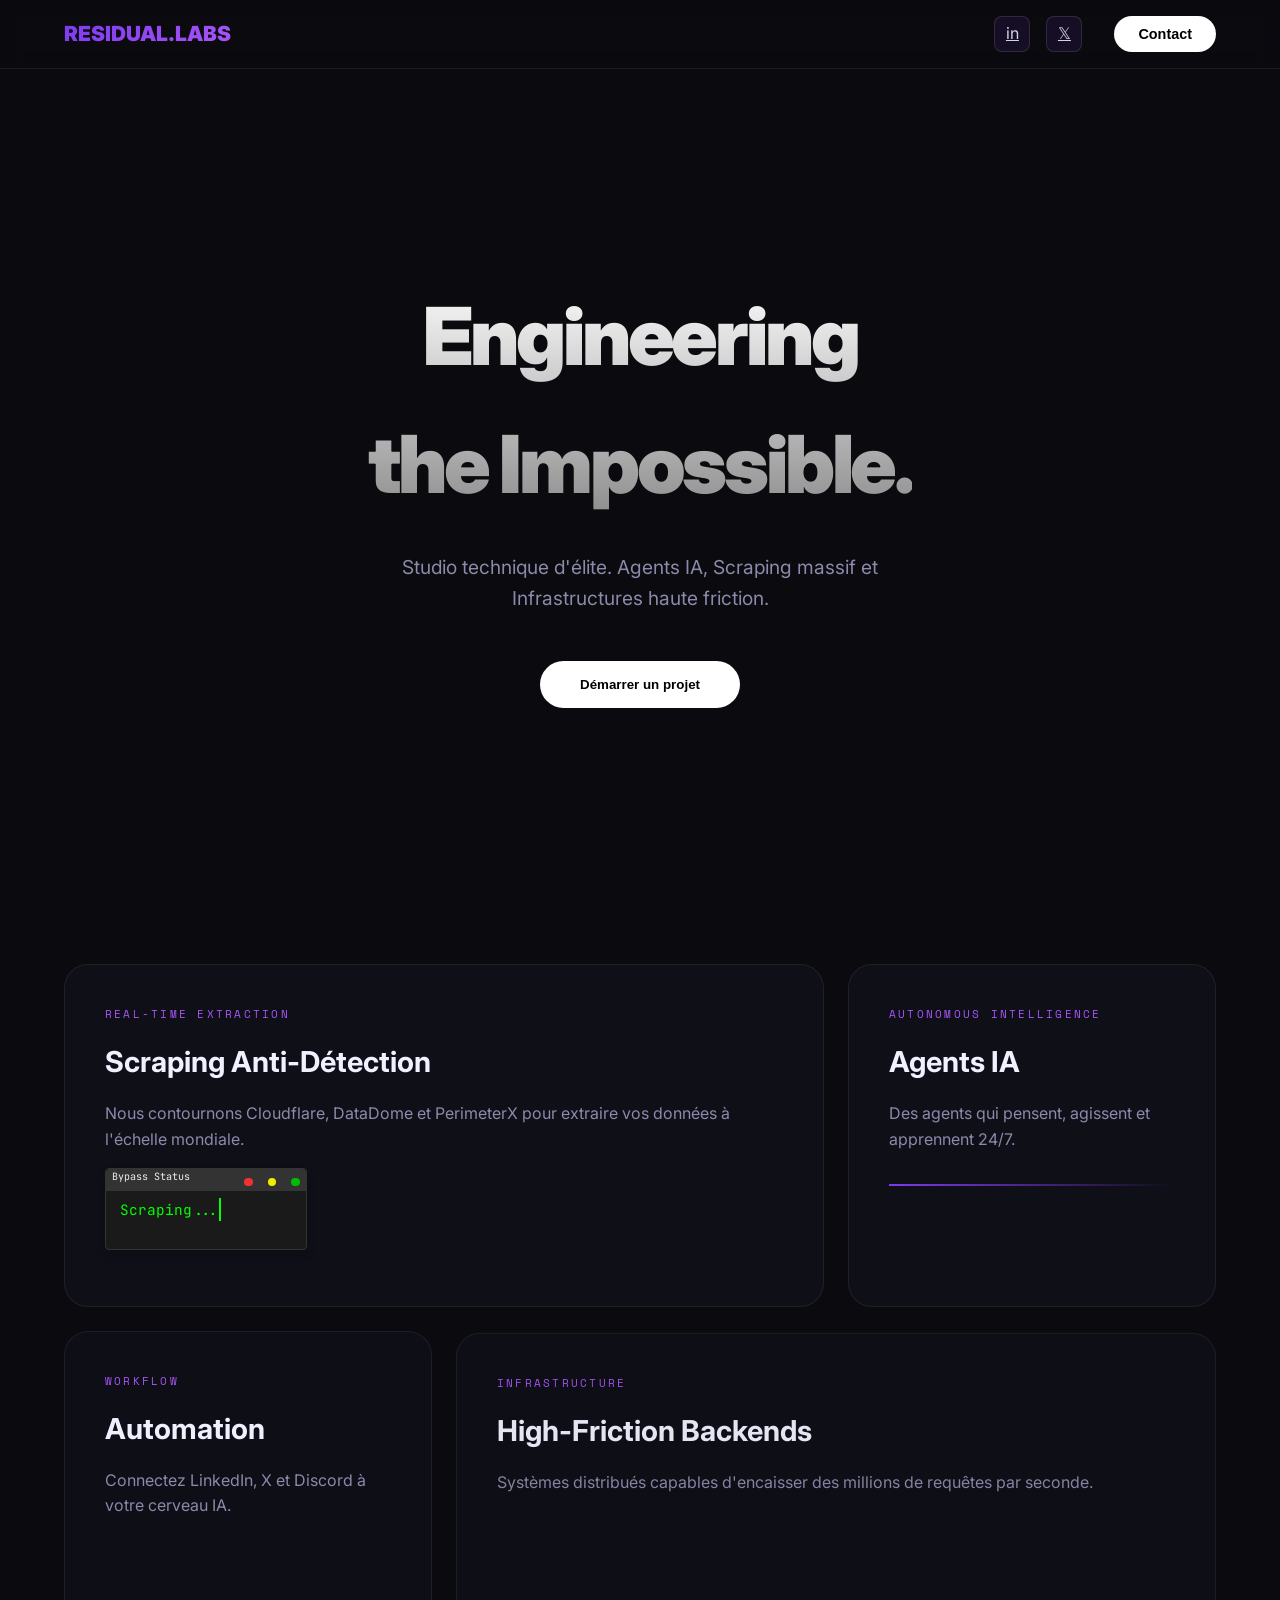
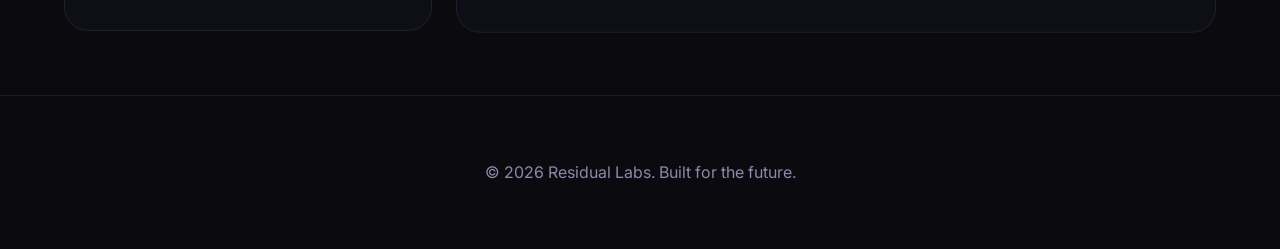
<file: index.html>
<!DOCTYPE html>
<html lang="fr">
<head>
  <meta charset="UTF-8" />
  <meta name="viewport" content="width=device-width, initial-scale=1.0" />
  <title>Residual Labs — Agents IA & Automation Premium</title>
  <meta name="description" content="Studio technique spécialisé dans les agents IA autonomes, le scraping anti-détection et les backends haute friction." />
  
  <!-- Fonts -->
  <link rel="preconnect" href="https://fonts.googleapis.com" />
  <link rel="preconnect" href="https://fonts.gstatic.com" crossorigin />
  <link href="https://fonts.googleapis.com/css2?family=Inter:wght@300;400;500;600;700;800;900&family=Space+Mono:wght@400;700&family=JetBrains+Mono:wght@400;600&display=swap" rel="stylesheet" />
  
  <style>
    /* ═══════════════════════════════════════════════════════════════════════════════
       VARIABLES & RESET
       ═══════════════════════════════════════════════════════════════════════════════ */
    
    :root {
      --bg-primary: #0a0a0f;
      --bg-secondary: #0f0f18;
      --bg-tertiary: #13131e;
      --accent-primary: #7c3aed;
      --accent-secondary: #a855f7;
      --accent-tertiary: #c084fc;
      --text-primary: #f1f0ff;
      --text-secondary: #d4d4e8;
      --text-muted: #8b8aaa;
      --border-light: rgba(255, 255, 255, 0.07);
      --border-medium: rgba(255, 255, 255, 0.12);
      --glow: rgba(124, 58, 237, 0.25);
      --transition: all 0.3s cubic-bezier(0.4, 0, 0.2, 1);
      --success: #0f0;
    }
    
    * {
      margin: 0;
      padding: 0;
      box-sizing: border-box;
    }
    
    body {
      font-family: 'Inter', sans-serif;
      background: var(--bg-primary);
      color: var(--text-primary);
      line-height: 1.6;
      overflow-x: hidden;
    }

    /* ═══════════════════════════════════════════════════════════════════════════════
       TERMINAL LOADER COMPONENT (From Example)
       ═══════════════════════════════════════════════════════════════════════════════ */
    
    @keyframes blinkCursor {
      50% { border-right-color: transparent; }
    }
    
    @keyframes typeAndDelete {
      0%, 10% { width: 0; }
      45%, 55% { width: 6.2em; }
      90%, 100% { width: 0; }
    }

    .terminal-loader {
      border: 0.1em solid #333;
      background-color: #1a1a1a;
      color: var(--success);
      font-family: "JetBrains Mono", monospace;
      font-size: 0.9em;
      padding: 1.5em 1em;
      width: 100%;
      max-width: 14em;
      box-shadow: 0 4px 8px rgba(0, 0, 0, 0.2);
      border-radius: 4px;
      position: relative;
      overflow: hidden;
      box-sizing: border-box;
      margin: 1rem 0;
    }

    .terminal-header {
      position: absolute;
      top: 0;
      left: 0;
      right: 0;
      height: 1.5em;
      background-color: #333;
      border-top-left-radius: 4px;
      border-top-right-radius: 4px;
      padding: 0 0.4em;
      box-sizing: border-box;
    }

    .terminal-controls {
      float: right;
    }

    .control {
      display: inline-block;
      width: 0.6em;
      height: 0.6em;
      margin-left: 0.4em;
      border-radius: 50%;
      background-color: #777;
    }

    .control.close { background-color: #e33; }
    .control.minimize { background-color: #ee0; }
    .control.maximize { background-color: #0b0; }

    .terminal-title {
      float: left;
      line-height: 1.5em;
      color: #eee;
      font-size: 0.7em;
    }

    .terminal-text {
      display: inline-block;
      white-space: nowrap;
      overflow: hidden;
      border-right: 0.2em solid var(--success);
      animation: typeAndDelete 4s steps(11) infinite, blinkCursor 0.5s step-end infinite alternate;
      margin-top: 0.5em;
    }

    /* ═══════════════════════════════════════════════════════════════════════════════
       DESIGN SYSTEM
       ═══════════════════════════════════════════════════════════════════════════════ */
    
    .container {
      max-width: 1200px;
      margin: 0 auto;
      padding: 0 1.5rem;
    }

    .header {
      position: fixed;
      top: 0;
      left: 0;
      right: 0;
      z-index: 1000;
      background: rgba(10, 10, 15, 0.8);
      backdrop-filter: blur(10px);
      border-bottom: 1px solid var(--border-light);
      padding: 1rem 0;
    }

    .navbar {
      display: flex;
      justify-content: space-between;
      align-items: center;
    }

    .nav-logo {
      font-size: 1.3rem;
      font-weight: 900;
      background: linear-gradient(135deg, var(--accent-primary), var(--accent-secondary));
      -webkit-background-clip: text;
      -webkit-text-fill-color: transparent;
    }

    .nav-links {
      display: flex;
      gap: 2rem;
      align-items: center;
    }

    .social-icons {
      display: flex;
      gap: 1rem;
    }

    .social-icon {
      width: 36px;
      height: 36px;
      display: flex;
      align-items: center;
      justify-content: center;
      background: rgba(124, 58, 237, 0.1);
      border: 1px solid var(--border-medium);
      border-radius: 8px;
      color: var(--text-secondary);
      transition: var(--transition);
    }

    .social-icon:hover {
      border-color: var(--accent-secondary);
      color: var(--accent-secondary);
      transform: translateY(-2px);
    }

    .hero {
      min-height: 100vh;
      display: flex;
      flex-direction: column;
      justify-content: center;
      align-items: center;
      text-align: center;
      padding-top: 80px;
    }

    h1 {
      font-size: clamp(2.5rem, 8vw, 5rem);
      font-weight: 900;
      letter-spacing: -0.04em;
      margin-bottom: 1.5rem;
      background: linear-gradient(to bottom, #fff, #888);
      -webkit-background-clip: text;
      -webkit-text-fill-color: transparent;
    }

    .hero-subtitle {
      font-size: 1.2rem;
      color: var(--text-muted);
      max-width: 600px;
      margin-bottom: 3rem;
    }

    .bento-grid {
      display: grid;
      grid-template-columns: repeat(3, 1fr);
      grid-auto-rows: minmax(300px, auto);
      gap: 1.5rem;
      margin: 4rem 0;
    }

    .bento-item {
      background: var(--bg-secondary);
      border: 1px solid var(--border-light);
      border-radius: 24px;
      padding: 2.5rem;
      position: relative;
      overflow: hidden;
      transition: var(--transition);
    }

    .bento-item:hover {
      border-color: var(--accent-secondary);
      background: var(--bg-tertiary);
    }

    .bento-item.large {
      grid-column: span 2;
    }

    .card-label {
      font-family: 'Space Mono', monospace;
      font-size: 0.7rem;
      text-transform: uppercase;
      letter-spacing: 0.2em;
      color: var(--accent-secondary);
      margin-bottom: 1rem;
      display: block;
    }

    .card-title {
      font-size: 1.8rem;
      font-weight: 700;
      margin-bottom: 1rem;
    }

    .card-desc {
      color: var(--text-muted);
      font-size: 1rem;
    }

    .btn-primary {
      padding: 1rem 2.5rem;
      background: #fff;
      color: #000;
      border: none;
      border-radius: 100px;
      font-weight: 700;
      cursor: pointer;
      transition: var(--transition);
    }

    .btn-primary:hover {
      transform: scale(1.05);
      box-shadow: 0 0 30px rgba(255, 255, 255, 0.2);
    }

    @media (max-width: 992px) {
      .bento-grid { grid-template-columns: 1fr; }
      .bento-item.large { grid-column: span 1; }
    }
  </style>
</head>
<body>
  <header class="header">
    <div class="container navbar">
      <div class="nav-logo">RESIDUAL.LABS</div>
      <div class="nav-links">
        <div class="social-icons">
          <a href="https://www.linkedin.com/in/residual-labs-1123093b3" target="_blank" class="social-icon">in</a>
          <a href="https://x.com/BiliDzz48797" target="_blank" class="social-icon">𝕏</a>
        </div>
        <button class="btn-primary" style="padding: 0.6rem 1.5rem; font-size: 0.9rem;">Contact</button>
      </div>
    </div>
  </header>

  <section class="hero container">
    <h1>Engineering<br/>the Impossible.</h1>
    <p class="hero-subtitle">Studio technique d'élite. Agents IA, Scraping massif et Infrastructures haute friction.</p>
    <button class="btn-primary">Démarrer un projet</button>
  </section>

  <section class="container">
    <div class="bento-grid">
      <!-- LIVE TERMINAL CARD -->
      <div class="bento-item large">
        <span class="card-label">Real-time Extraction</span>
        <h3 class="card-title">Scraping Anti-Détection</h3>
        <p class="card-desc">Nous contournons Cloudflare, DataDome et PerimeterX pour extraire vos données à l'échelle mondiale.</p>
        
        <div class="terminal-loader">
          <div class="terminal-header">
            <div class="terminal-title">Bypass Status</div>
            <div class="terminal-controls">
              <div class="control close"></div>
              <div class="control minimize"></div>
              <div class="control maximize"></div>
            </div>
          </div>
          <div class="terminal-text">Scraping...</div>
        </div>
      </div>

      <!-- AI CARD -->
      <div class="bento-item">
        <span class="card-label">Autonomous Intelligence</span>
        <h3 class="card-title">Agents IA</h3>
        <p class="card-desc">Des agents qui pensent, agissent et apprennent 24/7.</p>
        <div style="margin-top: 2rem; height: 2px; background: linear-gradient(to right, var(--accent-primary), transparent); width: 100%;"></div>
      </div>

      <!-- AUTOMATION CARD -->
      <div class="bento-item">
        <span class="card-label">Workflow</span>
        <h3 class="card-title">Automation</h3>
        <p class="card-desc">Connectez LinkedIn, X et Discord à votre cerveau IA.</p>
      </div>

      <!-- BACKEND CARD -->
      <div class="bento-item large">
        <span class="card-label">Infrastructure</span>
        <h3 class="card-title">High-Friction Backends</h3>
        <p class="card-desc">Systèmes distribués capables d'encaisser des millions de requêtes par seconde.</p>
      </div>
    </div>
  </section>

  <footer style="padding: 4rem 0; border-top: 1px solid var(--border-light); text-align: center;">
    <div class="container">
      <p style="color: var(--text-muted);">&copy; 2026 Residual Labs. Built for the future.</p>
    </div>
  </footer>

  <script src="https://cdnjs.cloudflare.com/ajax/libs/gsap/3.12.2/gsap.min.js"></script>
  <script>
    gsap.from("h1", { opacity: 0, y: 100, duration: 1, ease: "power4.out" });
    gsap.from(".hero-subtitle", { opacity: 0, y: 20, duration: 1, delay: 0.3 });
    gsap.from(".bento-item", { 
      opacity: 0, 
      y: 40, 
      duration: 0.8, 
      stagger: 0.2, 
      ease: "power3.out",
      delay: 0.5 
    });
  </script>
</body>
</html>
</file>
